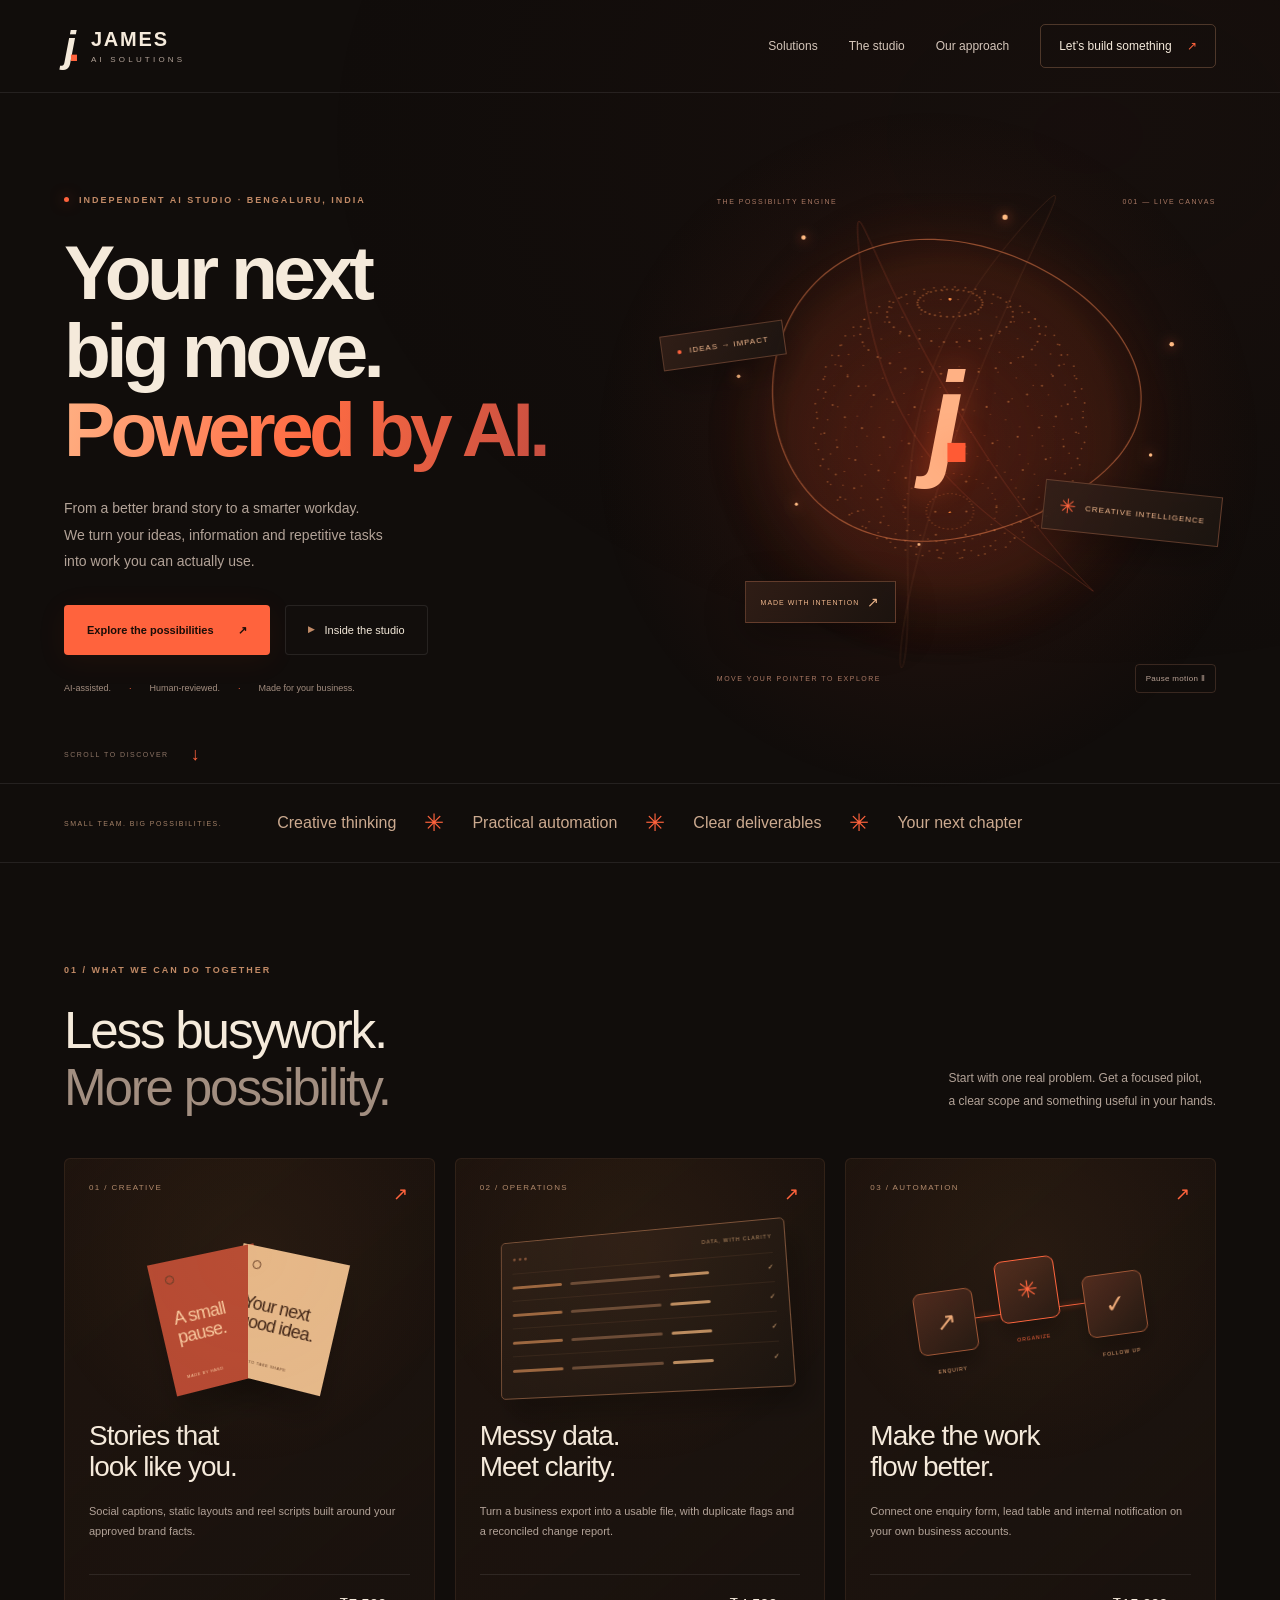
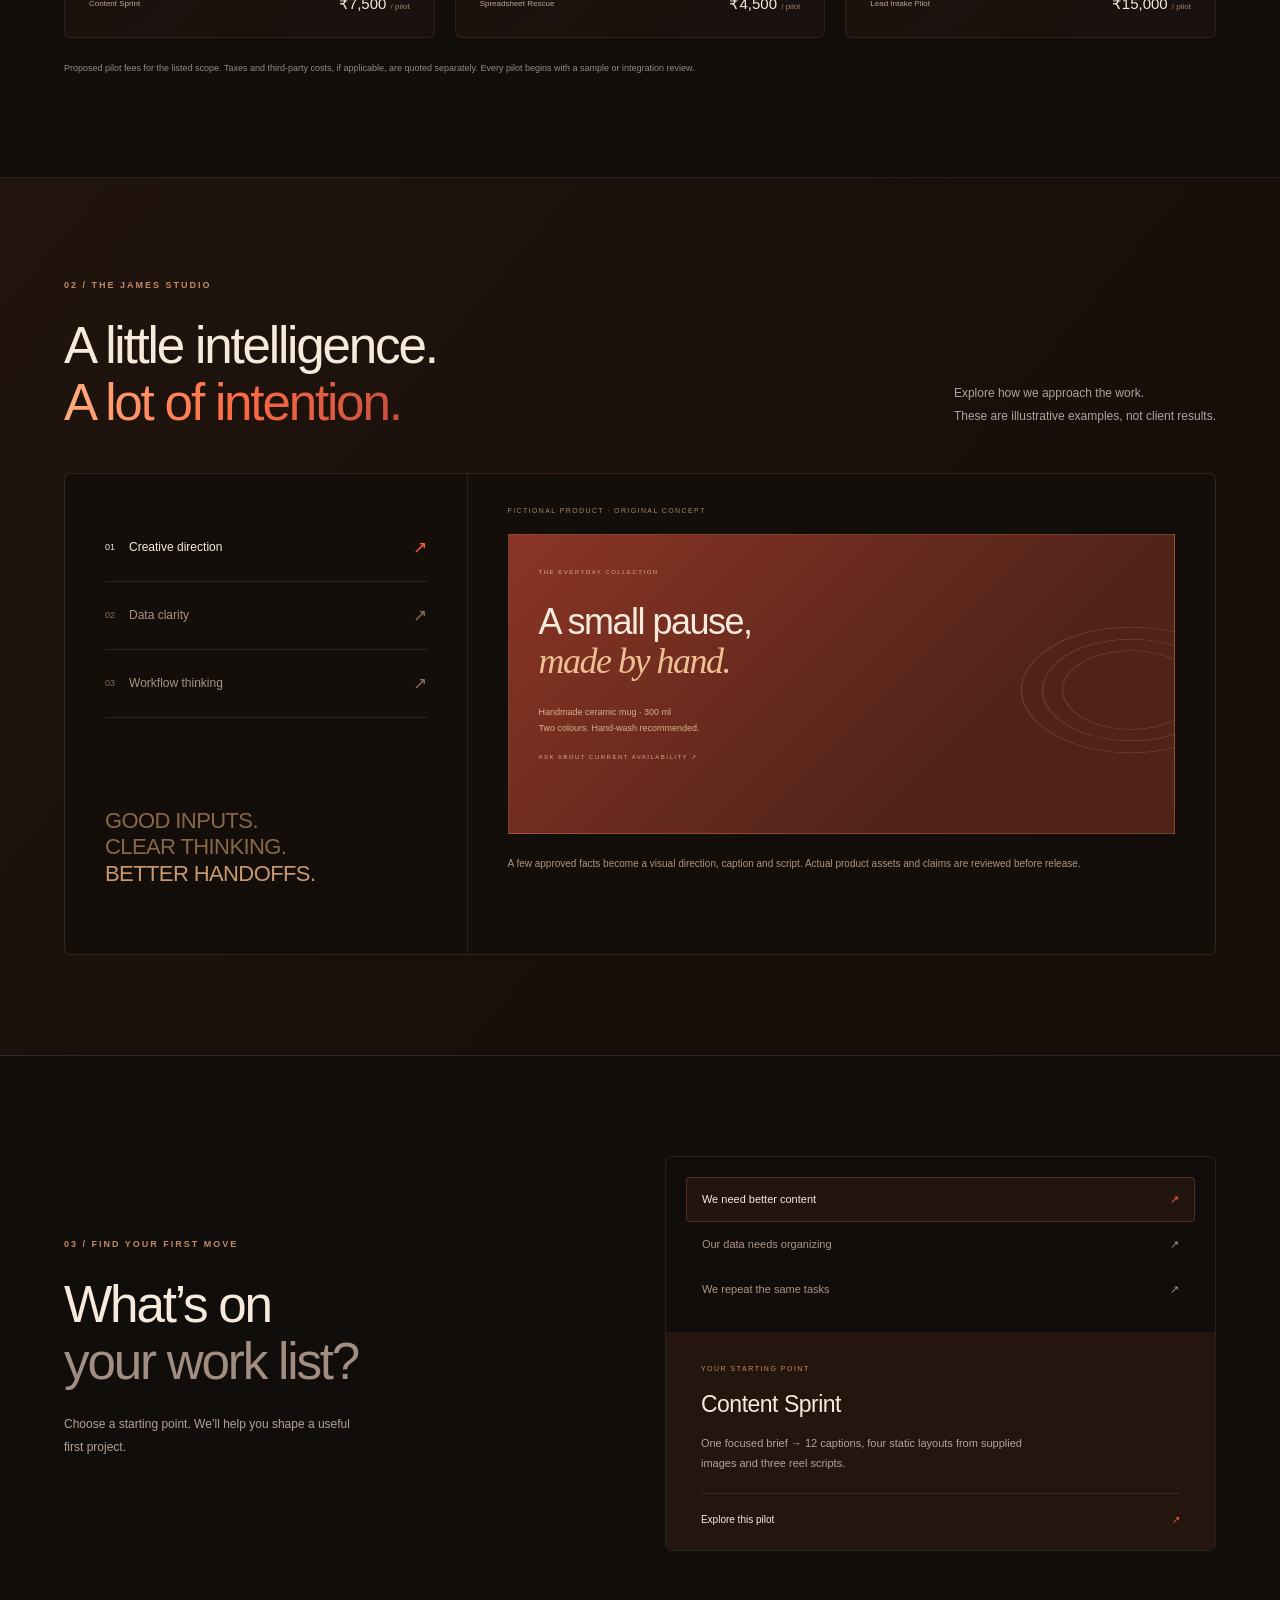
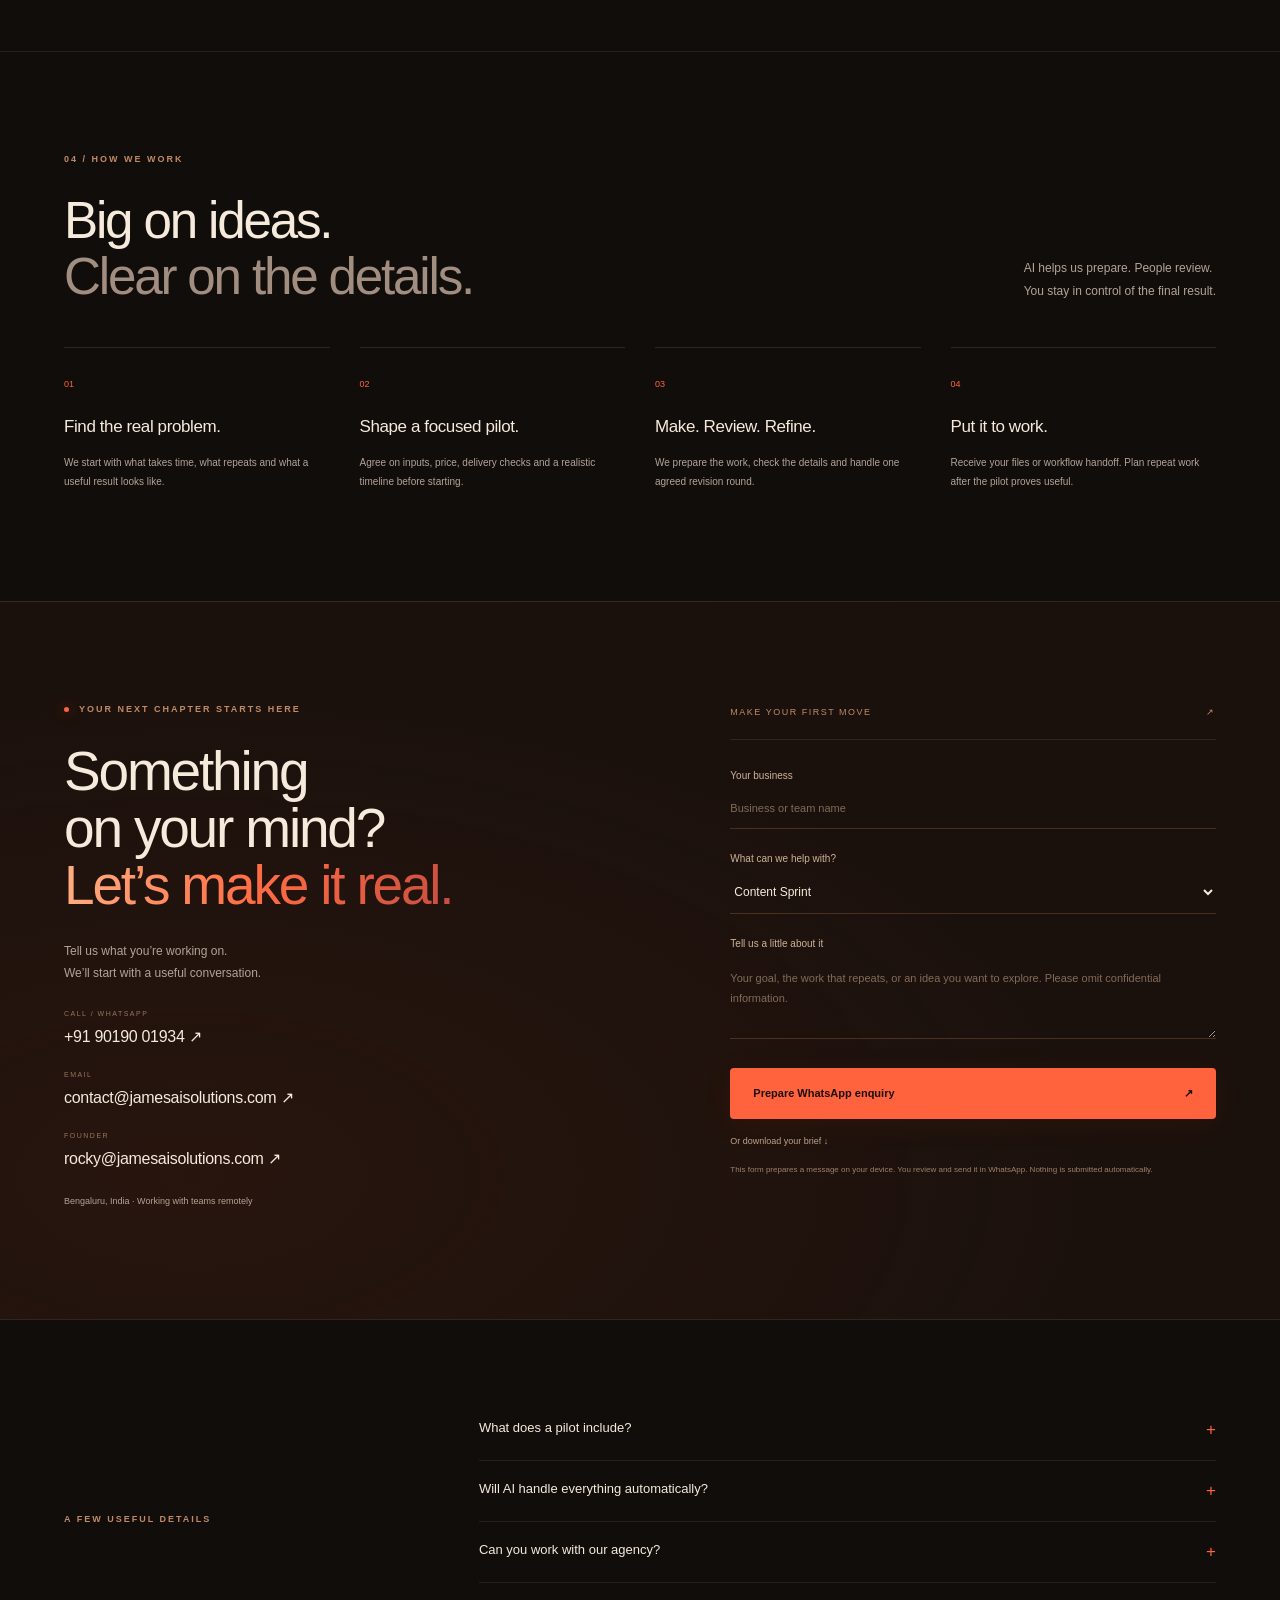
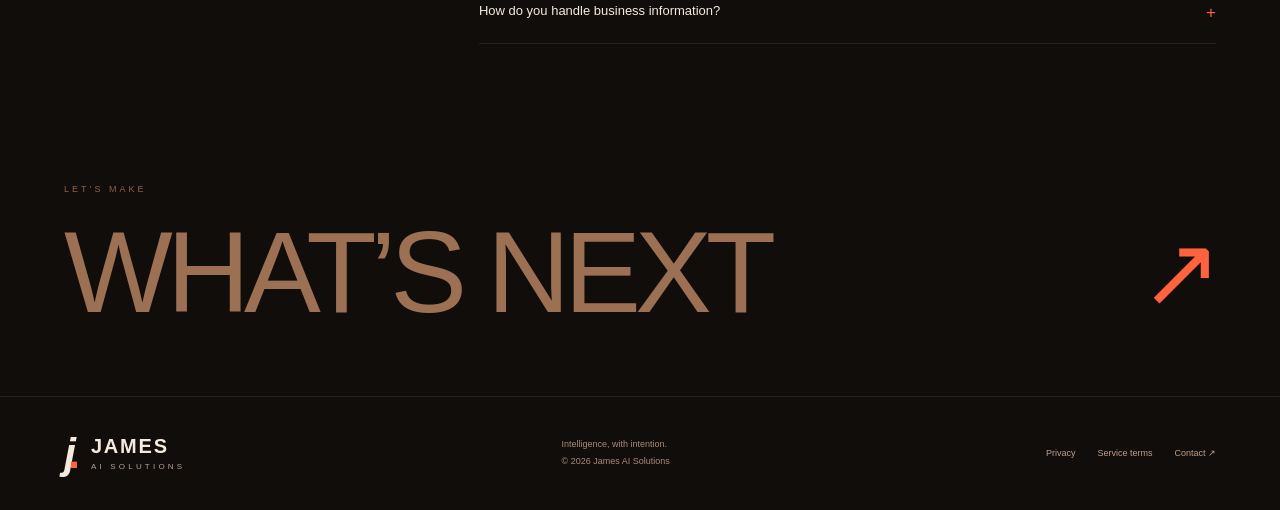
<file: site/index.html>
<!doctype html><html lang="en"><head><meta charset="utf-8"><meta name="viewport" content="width=device-width,initial-scale=1"><title>James AI Solutions | AI Creative Studio & Business Automation</title><meta name="description" content="James AI Solutions, Bengaluru. AI-assisted content, clean business data and practical workflow automation. Start with a clear scope and a reviewed pilot."><meta name="google-site-verification" content="L9qBcT9hJaCcLFUGLz31NFt0dHIA7tTeZe_kbl9FIUk"><meta name="theme-color" content="#130d0b"><link rel="icon" href="favicon.svg" type="image/svg+xml"><link rel="stylesheet" href="style.css"><script src="app.js" defer></script></head>
<body><a class="skip-link" href="#main">Skip to content</a><div class="ambient" aria-hidden="true"></div><header class="site-header"><a class="brand" href="#" aria-label="James AI Solutions home"><span class="brand-symbol" aria-hidden="true">j<span>.</span></span><span>JAMES<small>AI SOLUTIONS</small></span></a><nav id="navigation" aria-label="Main navigation"><a href="#solutions">Solutions</a><a href="#studio">The studio</a><a href="#process">Our approach</a><a class="nav-cta" href="#brief">Let’s build something <span>↗</span></a></nav><button class="menu-toggle" aria-label="Open menu" aria-controls="navigation" aria-expanded="false">☰</button></header>
<main id="main"><section class="hero"><div class="hero-copy"><p class="eyebrow"><span class="status-dot"></span> INDEPENDENT AI STUDIO · BENGALURU, INDIA</p><h1>Your next<br>big move.<br><span class="gradient-text">Powered by AI.</span></h1><p class="hero-description">From a better brand story to a smarter workday.<br>We turn your ideas, information and repetitive tasks<br class="desktop"> into work you can actually use.</p><div class="hero-actions"><a class="button primary magnetic" href="#solutions">Explore the possibilities <span>↗</span></a><a class="button ghost" href="#studio"><span class="play-icon">▶</span> Inside the studio</a></div><div class="hero-proof"><span>AI-assisted.</span><span>Human-reviewed.</span><span>Made for your business.</span></div></div><div class="hero-art" aria-label="Interactive abstract orbital sculpture"><div class="art-label"><span>THE POSSIBILITY ENGINE</span><span>001 — LIVE CANVAS</span></div><canvas id="orbit" aria-hidden="true"></canvas><div class="core-mark" aria-hidden="true">j<span>.</span></div><div class="orbit-tag tag-one"><i></i> IDEAS → IMPACT</div><div class="orbit-tag tag-two"><span>✳</span> CREATIVE INTELLIGENCE</div><div class="orbit-tag tag-three">MADE WITH INTENTION <span>↗</span></div><div class="art-footer"><span>MOVE YOUR POINTER TO EXPLORE</span><button id="motion-toggle" aria-pressed="false">Pause motion Ⅱ</button></div></div><a class="scroll-cue" href="#solutions">SCROLL TO DISCOVER <span>↓</span></a></section>
<div class="manifesto-strip"><span>SMALL TEAM. BIG POSSIBILITIES.</span><p>Creative thinking <i>✳</i> Practical automation <i>✳</i> Clear deliverables <i>✳</i> Your next chapter</p></div>
<section id="solutions" class="section"><div class="section-intro reveal"><div><p class="eyebrow">01 / WHAT WE CAN DO TOGETHER</p><h2>Less busywork.<br><span class="dim">More possibility.</span></h2></div><p>Start with one real problem. Get a focused pilot,<br class="desktop"> a clear scope and something useful in your hands.</p></div><div class="solution-grid"><a href="content-sprint.html" class="solution-card reveal tilt"><div class="card-top"><span>01 / CREATIVE</span><span class="arrow">↗</span></div><div class="card-visual creative-visual" aria-hidden="true"><span class="mini-sheet s1"><i></i><b>A small<br>pause.</b><em>MADE BY HAND</em></span><span class="mini-sheet s2"><i></i><b>Your next<br>good idea.</b><em>READY TO TAKE SHAPE</em></span></div><h3>Stories that<br>look like you.</h3><p>Social captions, static layouts and reel scripts built around your approved brand facts.</p><div class="card-foot"><span>Content Sprint</span><strong>₹7,500 <small>/ pilot</small></strong></div></a><a href="spreadsheet-rescue.html" class="solution-card reveal tilt"><div class="card-top"><span>02 / OPERATIONS</span><span class="arrow">↗</span></div><div class="card-visual data-visual" aria-hidden="true"><div class="data-window"><div class="window-dots">● ● ● <span>DATA, WITH CLARITY</span></div><div class="data-row"><i></i><b></b><em></em><span>✓</span></div><div class="data-row"><i></i><b></b><em></em><span>✓</span></div><div class="data-row"><i></i><b></b><em></em><span>✓</span></div><div class="data-row"><i></i><b></b><em></em><span>✓</span></div></div></div><h3>Messy data.<br>Meet clarity.</h3><p>Turn a business export into a usable file, with duplicate flags and a reconciled change report.</p><div class="card-foot"><span>Spreadsheet Rescue</span><strong>₹4,500 <small>/ pilot</small></strong></div></a><a href="lead-intake.html" class="solution-card reveal tilt"><div class="card-top"><span>03 / AUTOMATION</span><span class="arrow">↗</span></div><div class="card-visual flow-visual" aria-hidden="true"><div class="flow-node n1">↗<small>ENQUIRY</small></div><div class="flow-line"></div><div class="flow-node n2">✳<small>ORGANIZE</small></div><div class="flow-line"></div><div class="flow-node n3">✓<small>FOLLOW UP</small></div></div><h3>Make the work<br>flow better.</h3><p>Connect one enquiry form, lead table and internal notification on your own business accounts.</p><div class="card-foot"><span>Lead Intake Pilot</span><strong>₹15,000 <small>/ pilot</small></strong></div></a></div><p class="scope-note">Proposed pilot fees for the listed scope. Taxes and third-party costs, if applicable, are quoted separately. Every pilot begins with a sample or integration review.</p></section>
<section id="studio" class="studio section"><div class="section-intro reveal"><div><p class="eyebrow">02 / THE JAMES STUDIO</p><h2>A little intelligence.<br><span class="gradient-text">A lot of intention.</span></h2></div><p>Explore how we approach the work.<br>These are illustrative examples, not client results.</p></div><div class="studio-workbench reveal"><div class="studio-controls" role="tablist" aria-label="Explore studio examples"><button role="tab" id="tab-creative" aria-controls="panel-creative" aria-selected="true" tabindex="0" data-tab="creative">01 <span>Creative direction</span><i>↗</i></button><button role="tab" id="tab-data" aria-controls="panel-data" aria-selected="false" tabindex="-1" data-tab="data">02 <span>Data clarity</span><i>↗</i></button><button role="tab" id="tab-workflow" aria-controls="panel-workflow" aria-selected="false" tabindex="-1" data-tab="workflow">03 <span>Workflow thinking</span><i>↗</i></button><p>GOOD INPUTS.<br>CLEAR THINKING.<br><span>BETTER HANDOFFS.</span></p></div><div class="studio-panels"><div class="studio-panel" id="panel-creative" role="tabpanel" aria-labelledby="tab-creative"><div class="sample-note">FICTIONAL PRODUCT · ORIGINAL CONCEPT</div><div class="creative-poster"><span>THE EVERYDAY COLLECTION</span><h3>A small pause,<br><em>made by hand.</em></h3><div class="poster-orbit" aria-hidden="true"><i></i><b></b></div><p>Handmade ceramic mug · 300 ml<br>Two colours. Hand-wash recommended.</p><span>ASK ABOUT CURRENT AVAILABILITY ↗</span></div><p class="panel-caption">A few approved facts become a visual direction, caption and script. Actual product assets and claims are reviewed before release.</p></div><div class="studio-panel" id="panel-data" role="tabpanel" aria-labelledby="tab-data" hidden><div class="sample-note">SYNTHETIC DATA · ILLUSTRATIVE WORKFLOW</div><h3>Keep the original.<br>Make changes visible.</h3><div class="before-after"><div><small>BEFORE</small><p>“ bengaluru ”<br>“BENGALURU”<br>“Bengaluru”</p></div><span>→</span><div><small>AFTER NORMALIZATION</small><p>Bengaluru<br>Bengaluru<br>Bengaluru</p></div></div><div class="qa-row"><span>Original preserved</span><span>Rules agreed</span><span>Exceptions logged</span></div><p class="panel-caption">Matching text does not automatically mean matching records. Duplicate decisions and totals are checked against agreed rules.</p></div><div class="studio-panel" id="panel-workflow" role="tabpanel" aria-labelledby="tab-workflow" hidden><div class="sample-note">WORKFLOW CONCEPT · SCOPED BEFORE IMPLEMENTATION</div><h3>One enquiry.<br>A clearer next step.</h3><ol class="workflow-list"><li><span>01</span><div><b>Capture the brief</b><p>Collect only the agreed business fields.</p></div></li><li><span>02</span><div><b>Check and organize</b><p>Flag duplicates and make failures visible.</p></div></li><li><span>03</span><div><b>Notify the owner</b><p>Keep a person responsible for follow-up.</p></div></li></ol><p class="panel-caption">Your accounts, real-input checks and a documented handoff come before a workflow goes live.</p></div></div></div></section>
<section class="finder section"><div class="reveal"><p class="eyebrow">03 / FIND YOUR FIRST MOVE</p><h2>What’s on<br><span class="dim">your work list?</span></h2><p>Choose a starting point. We’ll help you shape a useful first project.</p></div><div class="finder-panel reveal"><div class="finder-options" role="group" aria-label="Choose a business need"><button class="selected" aria-pressed="true" data-need="content">We need better content <span>↗</span></button><button aria-pressed="false" data-need="data">Our data needs organizing <span>↗</span></button><button aria-pressed="false" data-need="automation">We repeat the same tasks <span>↗</span></button></div><div class="recommendation" aria-live="polite"><small>YOUR STARTING POINT</small><h3 id="recommend-title">Content Sprint</h3><p id="recommend-copy">One focused brief → 12 captions, four static layouts from supplied images and three reel scripts.</p><a id="recommend-link" href="content-sprint.html">Explore this pilot <span>↗</span></a></div></div></section>
<section id="process" class="process section"><div class="section-intro reveal"><div><p class="eyebrow">04 / HOW WE WORK</p><h2>Big on ideas.<br><span class="dim">Clear on the details.</span></h2></div><p>AI helps us prepare. People review.<br>You stay in control of the final result.</p></div><div class="process-grid"><article class="reveal"><span>01</span><h3>Find the real problem.</h3><p>We start with what takes time, what repeats and what a useful result looks like.</p></article><article class="reveal"><span>02</span><h3>Shape a focused pilot.</h3><p>Agree on inputs, price, delivery checks and a realistic timeline before starting.</p></article><article class="reveal"><span>03</span><h3>Make. Review. Refine.</h3><p>We prepare the work, check the details and handle one agreed revision round.</p></article><article class="reveal"><span>04</span><h3>Put it to work.</h3><p>Receive your files or workflow handoff. Plan repeat work after the pilot proves useful.</p></article></div></section>
<section id="brief" class="contact section"><div class="contact-copy reveal"><p class="eyebrow"><span class="status-dot"></span> YOUR NEXT CHAPTER STARTS HERE</p><h2>Something<br>on your mind?<br><span class="gradient-text">Let’s make it real.</span></h2><p>Tell us what you’re working on.<br>We’ll start with a useful conversation.</p><a class="contact-line" href="tel:+919019001934"><small>CALL / WHATSAPP</small><span>+91 90190 01934 ↗</span></a><a class="contact-line" href="mailto:contact@jamesaisolutions.com"><small>EMAIL</small><span class="public-email">contact@jamesaisolutions.com ↗</span></a><a class="contact-line founder-contact" href="mailto:rocky@jamesaisolutions.com"><small>FOUNDER</small><span>rocky@jamesaisolutions.com ↗</span></a><p class="location">Bengaluru, India · Working with teams remotely</p></div><form id="brief-form" class="reveal"><p class="form-title">MAKE YOUR FIRST MOVE <span>↗</span></p><label>Your business<input name="business" required maxlength="100" autocomplete="organization" placeholder="Business or team name"></label><label>What can we help with?<select name="service" id="service"><option>Content Sprint</option><option>Spreadsheet Rescue</option><option>Lead Intake Pilot</option><option>Agency partnership</option><option>Something else — let's discuss</option></select></label><label>Tell us a little about it<textarea name="problem" required rows="4" maxlength="1200" placeholder="Your goal, the work that repeats, or an idea you want to explore. Please omit confidential information."></textarea></label><button class="button primary" type="submit">Prepare WhatsApp enquiry <span>↗</span></button><button id="download" type="button" class="download-button">Or download your brief ↓</button><p class="form-note">This form prepares a message on your device. You review and send it in WhatsApp. Nothing is submitted automatically.</p><p id="form-status" role="status"></p></form></section>
<section class="faq section"><p class="eyebrow">A FEW USEFUL DETAILS</p><div><details><summary>What does a pilot include?<span>+</span></summary><p>A defined deliverable, agreed inputs and acceptance checks, plus one consolidated revision round. See each service page for its proposed fee and scope.</p></details><details><summary>Will AI handle everything automatically?<span>+</span></summary><p>AI assists with selected tasks. People review factual accuracy, quality and release decisions. Connected workflows are tested with real inputs before handoff.</p></details><details><summary>Can you work with our agency?<span>+</span></summary><p>Yes, we can discuss a scoped production trial using your approved brief and assets. Ongoing capacity and turnaround are agreed after a successful trial.</p></details><details><summary>How do you handle business information?<span>+</span></summary><p>Start with a non-confidential sample. We agree on access, any external AI providers and retention before you share project files.</p></details></div></section>
<section class="closing"><span>LET’S MAKE</span><strong>WHAT’S NEXT<span>↗</span></strong></section></main><footer><a class="brand" href="#"><span class="brand-symbol">j<span>.</span></span><span>JAMES<small>AI SOLUTIONS</small></span></a><p>Intelligence, with intention.<br>© 2026 James AI Solutions</p><div><a href="privacy.html">Privacy</a><a href="terms.html">Service terms</a><a href="#brief">Contact ↗</a></div></footer></body></html>
</file>
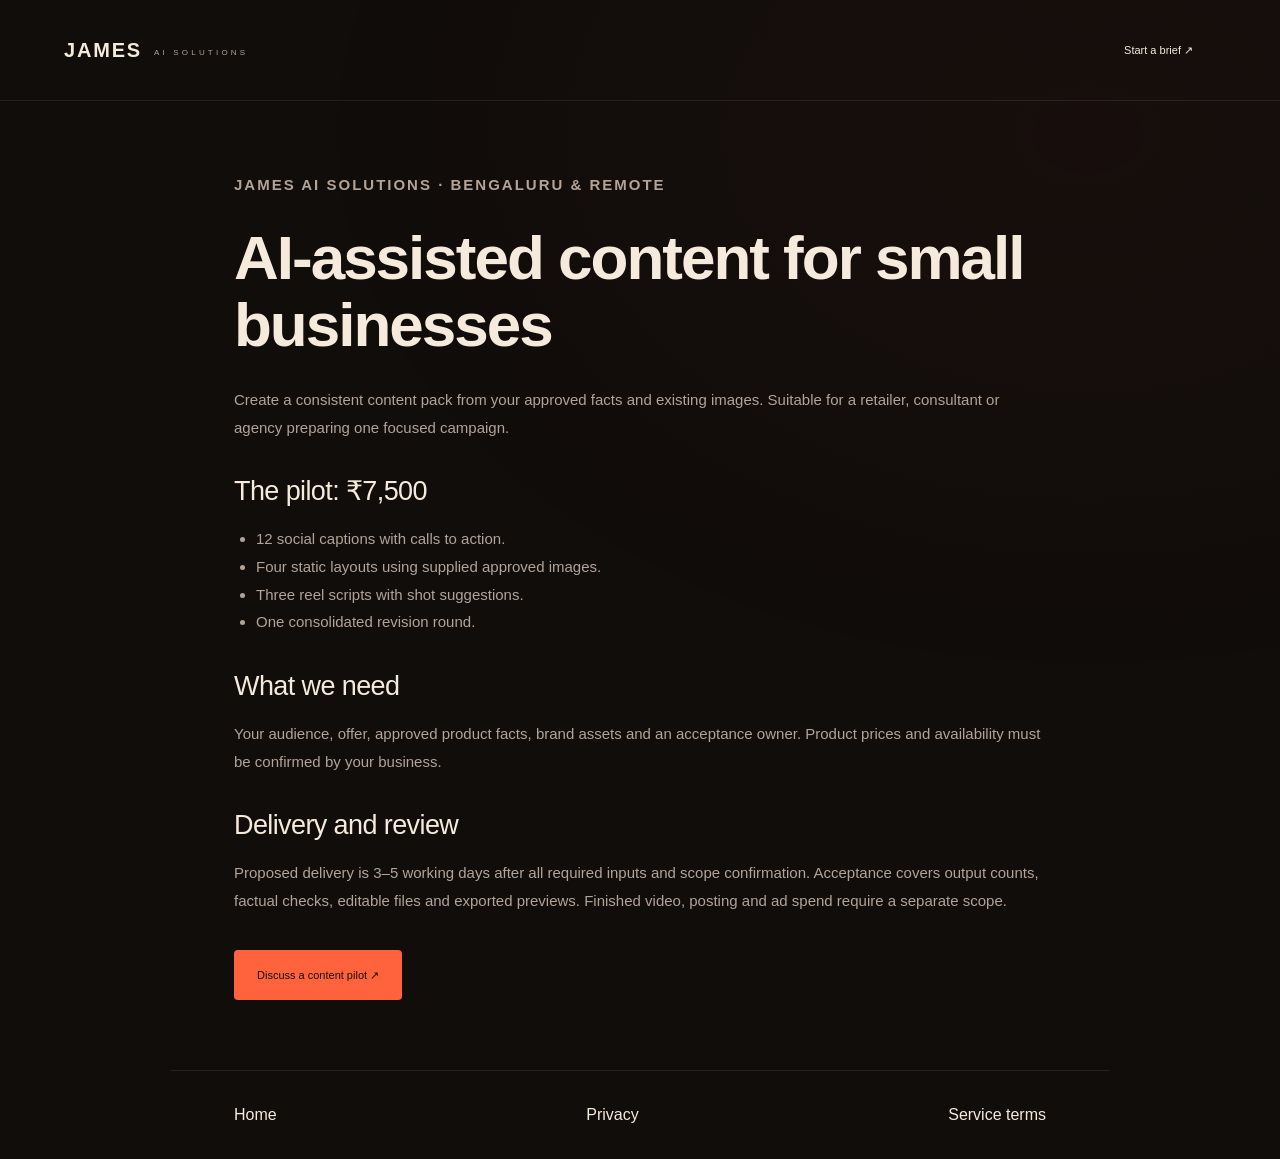
<file: site/content-sprint.html>
<!doctype html><html lang="en"><head><meta charset="utf-8"><meta name="viewport" content="width=device-width,initial-scale=1"><title>AI-assisted content for small businesses | James AI Solutions</title><meta name="description" content="A scoped content pilot: 12 captions, four static layouts and three reel scripts using approved business facts and supplied assets."><link rel="icon" href="favicon.svg" type="image/svg+xml"><link rel="stylesheet" href="style.css"></head><body><a class="skip-link" href="#main">Skip to content</a><header><a class="brand" href="index.html">JAMES<small>AI SOLUTIONS</small></a><a class="button" href="index.html#brief">Start a brief ↗</a></header><main id="main" class="document"><section><p class="eyebrow">JAMES AI SOLUTIONS · BENGALURU & REMOTE</p><h1>AI-assisted content for small businesses</h1><p>Create a consistent content pack from your approved facts and existing images. Suitable for a retailer, consultant or agency preparing one focused campaign.</p><h2>The pilot: ₹7,500</h2><ul><li>12 social captions with calls to action.</li><li>Four static layouts using supplied approved images.</li><li>Three reel scripts with shot suggestions.</li><li>One consolidated revision round.</li></ul><h2>What we need</h2><p>Your audience, offer, approved product facts, brand assets and an acceptance owner. Product prices and availability must be confirmed by your business.</p><h2>Delivery and review</h2><p>Proposed delivery is 3–5 working days after all required inputs and scope confirmation. Acceptance covers output counts, factual checks, editable files and exported previews. Finished video, posting and ad spend require a separate scope.</p><a class="button" href="index.html#brief">Discuss a content pilot ↗</a></section></main><footer><a href="index.html">Home</a><a href="privacy.html">Privacy</a><a href="terms.html">Service terms</a></footer></body></html>
</file>
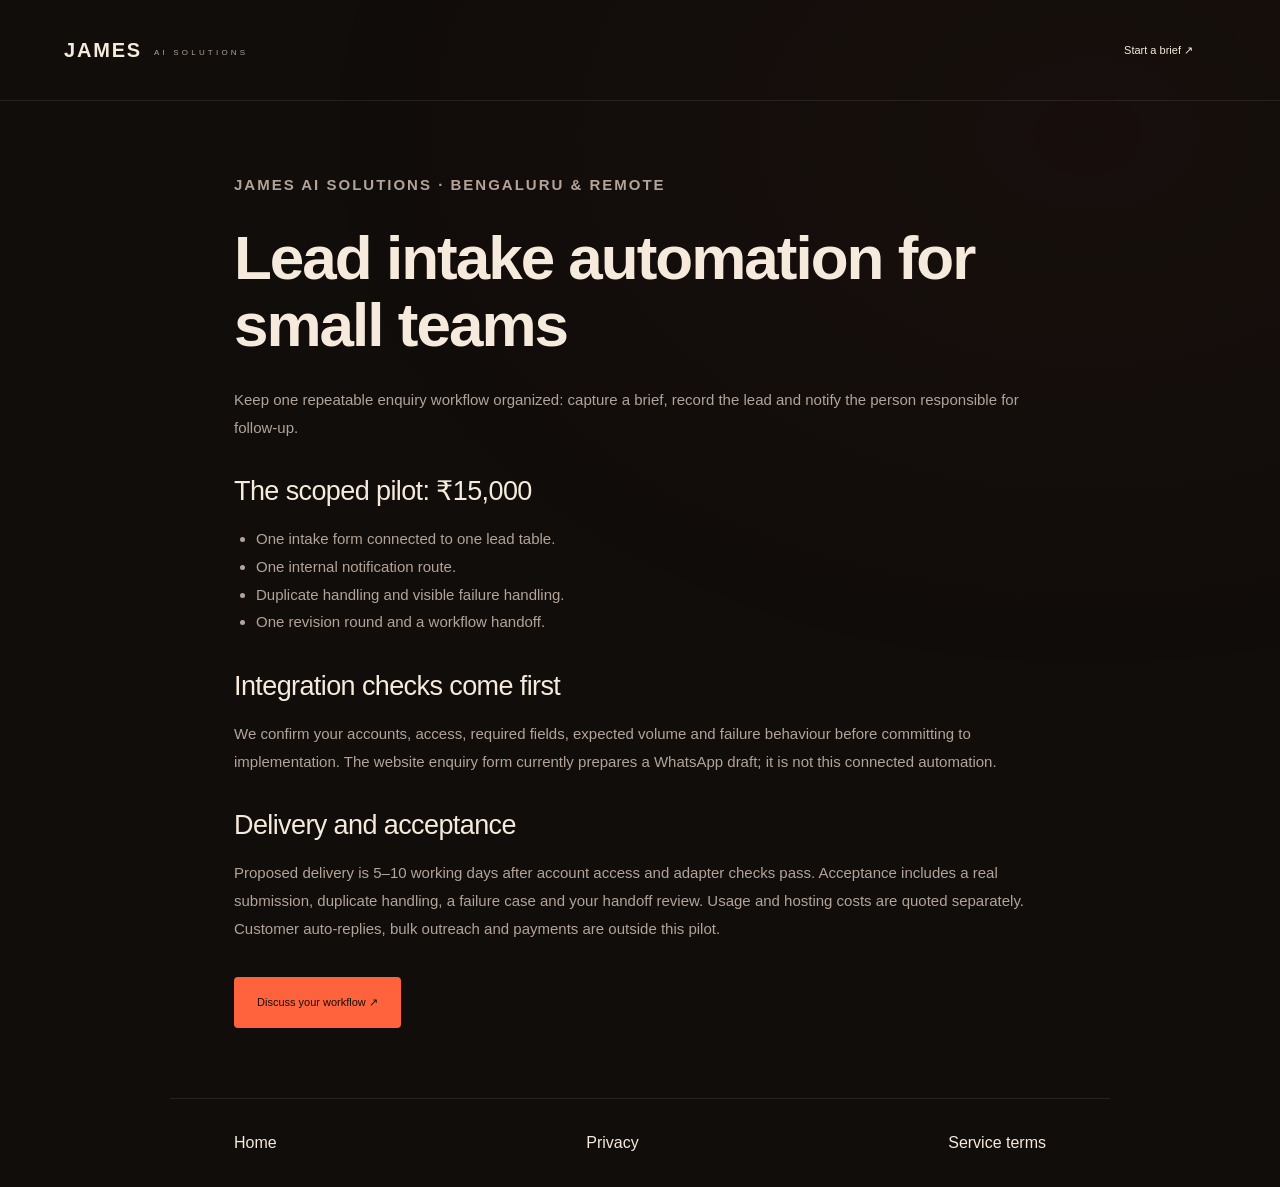
<file: site/lead-intake.html>
<!doctype html><html lang="en"><head><meta charset="utf-8"><meta name="viewport" content="width=device-width,initial-scale=1"><title>Lead intake automation for small teams | James AI Solutions</title><meta name="description" content="Scope one enquiry form, lead table and internal notification with duplicate checks and failure handling on your own business accounts."><link rel="icon" href="favicon.svg" type="image/svg+xml"><link rel="stylesheet" href="style.css"></head><body><a class="skip-link" href="#main">Skip to content</a><header><a class="brand" href="index.html">JAMES<small>AI SOLUTIONS</small></a><a class="button" href="index.html#brief">Start a brief ↗</a></header><main id="main" class="document"><section><p class="eyebrow">JAMES AI SOLUTIONS · BENGALURU & REMOTE</p><h1>Lead intake automation for small teams</h1><p>Keep one repeatable enquiry workflow organized: capture a brief, record the lead and notify the person responsible for follow-up.</p><h2>The scoped pilot: ₹15,000</h2><ul><li>One intake form connected to one lead table.</li><li>One internal notification route.</li><li>Duplicate handling and visible failure handling.</li><li>One revision round and a workflow handoff.</li></ul><h2>Integration checks come first</h2><p>We confirm your accounts, access, required fields, expected volume and failure behaviour before committing to implementation. The website enquiry form currently prepares a WhatsApp draft; it is not this connected automation.</p><h2>Delivery and acceptance</h2><p>Proposed delivery is 5–10 working days after account access and adapter checks pass. Acceptance includes a real submission, duplicate handling, a failure case and your handoff review. Usage and hosting costs are quoted separately. Customer auto-replies, bulk outreach and payments are outside this pilot.</p><a class="button" href="index.html#brief">Discuss your workflow ↗</a></section></main><footer><a href="index.html">Home</a><a href="privacy.html">Privacy</a><a href="terms.html">Service terms</a></footer></body></html>
</file>
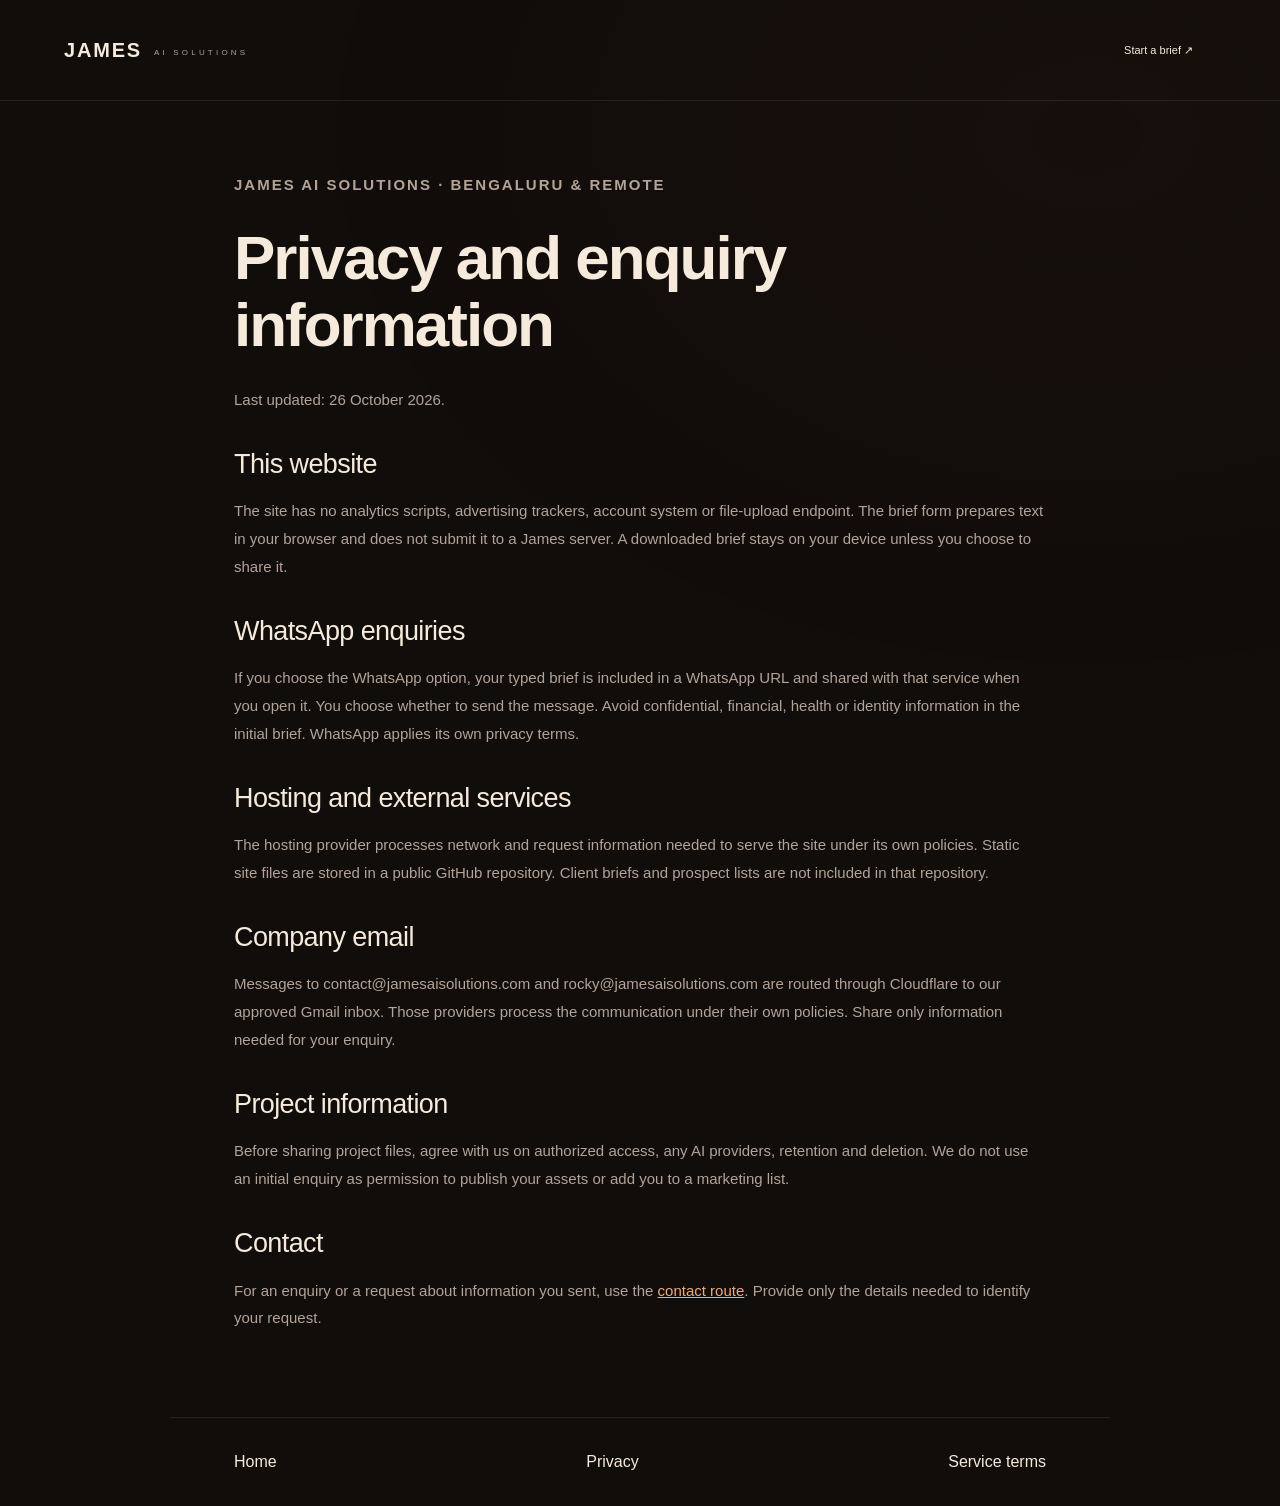
<file: site/privacy.html>
<!doctype html><html lang="en"><head><meta charset="utf-8"><meta name="viewport" content="width=device-width,initial-scale=1"><title>Privacy and enquiry information | James AI Solutions</title><meta name="description" content="How this static James AI Solutions website handles enquiry drafts, hosting information and third-party WhatsApp links."><link rel="icon" href="favicon.svg" type="image/svg+xml"><link rel="stylesheet" href="style.css"></head><body><a class="skip-link" href="#main">Skip to content</a><header><a class="brand" href="index.html">JAMES<small>AI SOLUTIONS</small></a><a class="button" href="index.html#brief">Start a brief ↗</a></header><main id="main" class="document"><section><p class="eyebrow">JAMES AI SOLUTIONS · BENGALURU & REMOTE</p><h1>Privacy and enquiry information</h1><p>Last updated: 26 October 2026.</p><h2>This website</h2><p>The site has no analytics scripts, advertising trackers, account system or file-upload endpoint. The brief form prepares text in your browser and does not submit it to a James server. A downloaded brief stays on your device unless you choose to share it.</p><h2>WhatsApp enquiries</h2><p>If you choose the WhatsApp option, your typed brief is included in a WhatsApp URL and shared with that service when you open it. You choose whether to send the message. Avoid confidential, financial, health or identity information in the initial brief. WhatsApp applies its own privacy terms.</p><h2>Hosting and external services</h2><p>The hosting provider processes network and request information needed to serve the site under its own policies. Static site files are stored in a public GitHub repository. Client briefs and prospect lists are not included in that repository.</p><h2>Company email</h2><p>Messages to contact@jamesaisolutions.com and rocky@jamesaisolutions.com are routed through Cloudflare to our approved Gmail inbox. Those providers process the communication under their own policies. Share only information needed for your enquiry.</p><h2>Project information</h2><p>Before sharing project files, agree with us on authorized access, any AI providers, retention and deletion. We do not use an initial enquiry as permission to publish your assets or add you to a marketing list.</p><h2>Contact</h2><p>For an enquiry or a request about information you sent, use the <a href="index.html#brief">contact route</a>. Provide only the details needed to identify your request.</p></section></main><footer><a href="index.html">Home</a><a href="privacy.html">Privacy</a><a href="terms.html">Service terms</a></footer></body></html>
</file>
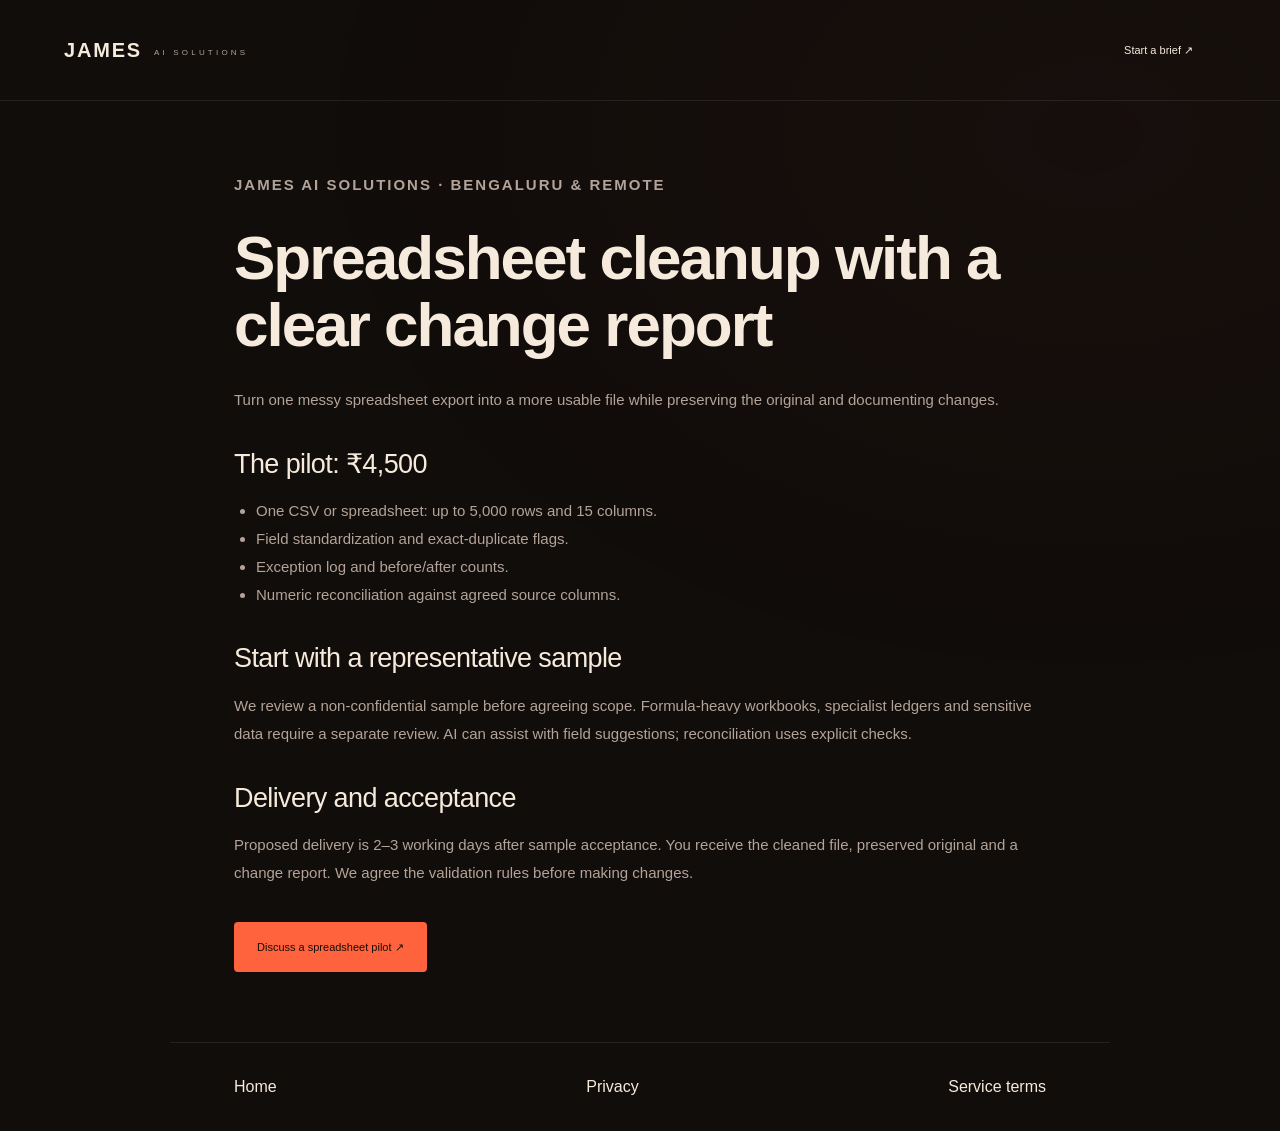
<file: site/spreadsheet-rescue.html>
<!doctype html><html lang="en"><head><meta charset="utf-8"><meta name="viewport" content="width=device-width,initial-scale=1"><title>Spreadsheet cleanup with a clear change report | James AI Solutions</title><meta name="description" content="Clean a business spreadsheet, flag duplicates and reconcile changes. A scoped pilot from James AI Solutions in Bengaluru."><link rel="icon" href="favicon.svg" type="image/svg+xml"><link rel="stylesheet" href="style.css"></head><body><a class="skip-link" href="#main">Skip to content</a><header><a class="brand" href="index.html">JAMES<small>AI SOLUTIONS</small></a><a class="button" href="index.html#brief">Start a brief ↗</a></header><main id="main" class="document"><section><p class="eyebrow">JAMES AI SOLUTIONS · BENGALURU & REMOTE</p><h1>Spreadsheet cleanup with a clear change report</h1><p>Turn one messy spreadsheet export into a more usable file while preserving the original and documenting changes.</p><h2>The pilot: ₹4,500</h2><ul><li>One CSV or spreadsheet: up to 5,000 rows and 15 columns.</li><li>Field standardization and exact-duplicate flags.</li><li>Exception log and before/after counts.</li><li>Numeric reconciliation against agreed source columns.</li></ul><h2>Start with a representative sample</h2><p>We review a non-confidential sample before agreeing scope. Formula-heavy workbooks, specialist ledgers and sensitive data require a separate review. AI can assist with field suggestions; reconciliation uses explicit checks.</p><h2>Delivery and acceptance</h2><p>Proposed delivery is 2–3 working days after sample acceptance. You receive the cleaned file, preserved original and a change report. We agree the validation rules before making changes.</p><a class="button" href="index.html#brief">Discuss a spreadsheet pilot ↗</a></section></main><footer><a href="index.html">Home</a><a href="privacy.html">Privacy</a><a href="terms.html">Service terms</a></footer></body></html>
</file>
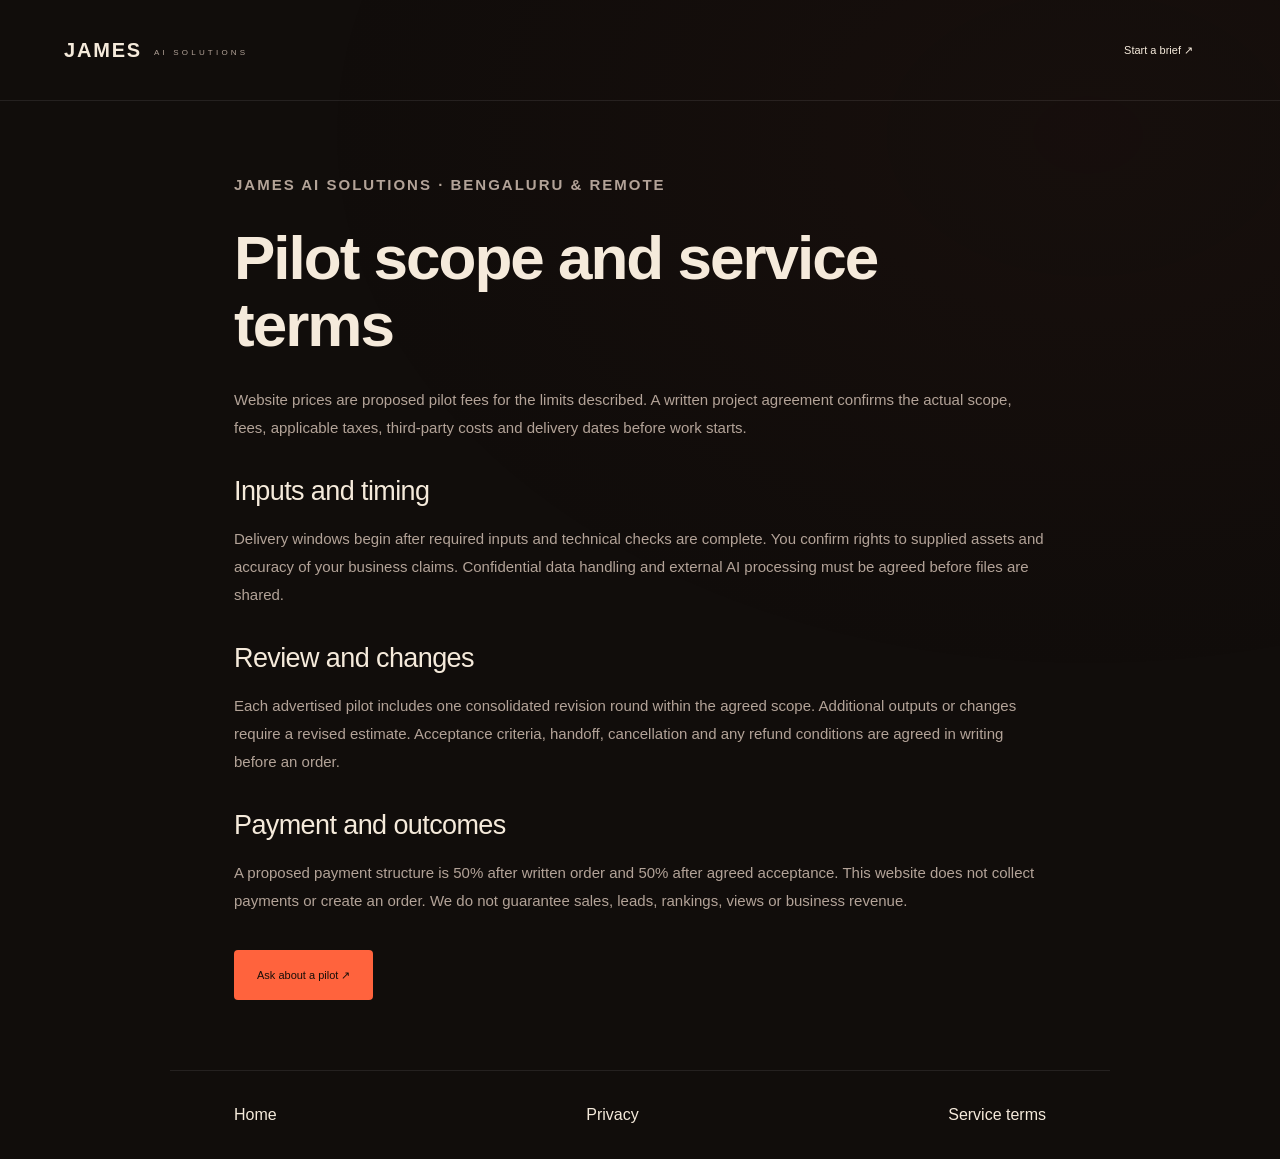
<file: site/terms.html>
<!doctype html><html lang="en"><head><meta charset="utf-8"><meta name="viewport" content="width=device-width,initial-scale=1"><title>Pilot scope and service terms | James AI Solutions</title><meta name="description" content="Proposed pilot terms covering scope, inputs, review, third-party costs and acceptance for James AI Solutions services."><link rel="icon" href="favicon.svg" type="image/svg+xml"><link rel="stylesheet" href="style.css"></head><body><a class="skip-link" href="#main">Skip to content</a><header><a class="brand" href="index.html">JAMES<small>AI SOLUTIONS</small></a><a class="button" href="index.html#brief">Start a brief ↗</a></header><main id="main" class="document"><section><p class="eyebrow">JAMES AI SOLUTIONS · BENGALURU & REMOTE</p><h1>Pilot scope and service terms</h1><p>Website prices are proposed pilot fees for the limits described. A written project agreement confirms the actual scope, fees, applicable taxes, third-party costs and delivery dates before work starts.</p><h2>Inputs and timing</h2><p>Delivery windows begin after required inputs and technical checks are complete. You confirm rights to supplied assets and accuracy of your business claims. Confidential data handling and external AI processing must be agreed before files are shared.</p><h2>Review and changes</h2><p>Each advertised pilot includes one consolidated revision round within the agreed scope. Additional outputs or changes require a revised estimate. Acceptance criteria, handoff, cancellation and any refund conditions are agreed in writing before an order.</p><h2>Payment and outcomes</h2><p>A proposed payment structure is 50% after written order and 50% after agreed acceptance. This website does not collect payments or create an order. We do not guarantee sales, leads, rankings, views or business revenue.</p><a class="button" href="index.html#brief">Ask about a pilot ↗</a></section></main><footer><a href="index.html">Home</a><a href="privacy.html">Privacy</a><a href="terms.html">Service terms</a></footer></body></html>
</file>
<file: site/style.css>
:root{--bg:#110d0b;--panel:#1a120f;--cream:#f5eadb;--muted:#b3a398;--line:#ffffff16;--ember:#ff633d;--copper:#c18a66;--red:#9b3028;--ease:cubic-bezier(.2,.65,.3,1)}*{box-sizing:border-box}html{scroll-behavior:smooth;scroll-padding-top:90px}body{margin:0;background:var(--bg);color:var(--cream);font-family:Arial,Helvetica,sans-serif;-webkit-font-smoothing:antialiased}body:before{content:'';position:fixed;inset:0;pointer-events:none;background:radial-gradient(ellipse at 85% 15%,#5b241b15,transparent 50%);z-index:-1}a{color:inherit;text-decoration:none}button,input,textarea,select{font:inherit}button,a,input,textarea,select{-webkit-tap-highlight-color:transparent}button{cursor:pointer}button:disabled{cursor:wait}button:focus-visible,a:focus-visible,input:focus-visible,textarea:focus-visible,select:focus-visible,summary:focus-visible{outline:2px solid var(--ember);outline-offset:5px}::selection{background:#ff633d;color:#110d0b}.skip-link{position:absolute;top:-100px;left:15px;z-index:100;background:var(--cream);color:var(--bg);padding:15px}.skip-link:focus{top:15px}.ambient{position:absolute;top:90px;right:0;width:55vw;height:720px;max-width:900px;background:radial-gradient(ellipse at center,#9d362229,transparent 67%);pointer-events:none;overflow:hidden}.site-header{max-width:1440px;margin:auto;padding:24px 5%;display:flex;align-items:center;justify-content:space-between;border-bottom:1px solid var(--line);position:relative;z-index:20}.brand{display:flex;align-items:center;gap:12px;font-size:20px;font-weight:800;letter-spacing:1.8px;line-height:1.1}.brand small{display:block;font-size:8px;font-weight:400;letter-spacing:3.2px;margin-top:6px;color:var(--muted)}.brand-symbol{font-size:43px;font-weight:900;letter-spacing:-8px;line-height:1;margin-right:7px;font-style:italic}.brand-symbol>span{color:var(--ember);font-style:normal}.site-header nav{display:flex;align-items:center;gap:31px;font-size:12px;color:#d5c6ba}.site-header nav a:not(.nav-cta):hover{color:var(--ember)}.nav-cta{border:1px solid #c18a6655;border-radius:5px;padding:14px 18px;color:var(--cream)}.nav-cta span{color:var(--ember);margin-left:12px}.menu-toggle{display:none;color:var(--cream);background:none;border:1px solid var(--line);border-radius:5px;padding:10px}main,footer{max-width:1440px;margin:auto}.hero{padding:82px 5% 72px;display:grid;grid-template-columns:1.05fr 1fr;gap:15px;min-height:690px;position:relative;align-items:center}.eyebrow{font-size:9px;font-weight:600;letter-spacing:2px;display:flex;align-items:center;gap:10px;margin:0 0 26px;color:var(--copper);line-height:1.6}.status-dot{display:inline-block;width:5px;height:5px;border-radius:50%;background:var(--ember);box-shadow:0 0 14px #ff633d80;flex-shrink:0}h1,h2,h3,p{margin-top:0}h1{font-size:clamp(54px,6vw,86px);line-height:1.02;font-weight:600;letter-spacing:-4.7px;margin-bottom:27px}.gradient-text{background:linear-gradient(105deg,#ffb083,#ff6c43 50%,#c74e40);-webkit-background-clip:text;background-clip:text;color:transparent}.dim{color:#a28e80}.hero-description{font-size:14px;line-height:1.9;color:var(--muted);margin-bottom:30px}.hero-actions{display:flex;gap:15px;align-items:center}.button{display:inline-flex;justify-content:center;align-items:center;gap:24px;padding:17px 22px;border:1px solid transparent;border-radius:4px;font-size:11px;line-height:1.3;transition:transform .25s var(--ease),background .25s;white-space:normal}.button:hover{transform:translateY(-3px)}.primary{background:var(--ember);color:#1b0d08;font-weight:700;box-shadow:0 5px 30px #c6371915}.primary:hover{background:#ff8b60}.ghost{border-color:var(--line);background:#ffffff02;color:var(--cream);gap:10px}.play-icon{font-size:9px;color:var(--copper)}.hero-proof{display:flex;gap:18px;margin-top:28px;font-size:9px;color:#a38e80}.hero-proof span:not(:last-child):after{content:'·';margin-left:18px;color:var(--ember)}.hero-art{height:500px;position:relative;isolation:isolate;perspective:900px;transform-style:preserve-3d}.hero-art:before{content:'';position:absolute;inset:12%;background:radial-gradient(ellipse,#d43b2233,transparent 65%);filter:blur(35px);z-index:-1}.art-label,.art-footer{position:absolute;left:10%;right:0;display:flex;justify-content:space-between;font-size:7px;color:#aa7964;letter-spacing:1.5px}.art-label{top:5px}.art-footer{bottom:0;align-items:center}.art-footer button{font-size:8px;color:#b8a194;background:transparent;border:1px solid #a7755c44;border-radius:4px;padding:9px 10px;letter-spacing:.3px}#orbit{position:absolute;width:100%;height:100%;inset:0}.core-mark{position:absolute;left:50%;top:45%;transform:translate(-50%,-50%);font-size:128px;line-height:1;font-style:italic;font-weight:900;letter-spacing:-25px;color:#ffb184;text-shadow:0 0 30px #ff5b2e66;pointer-events:none}.core-mark span{color:#ff5a34;font-style:normal}.orbit-tag{position:absolute;display:flex;align-items:center;gap:8px;padding:12px 15px;border:1px solid #c0765260;background:linear-gradient(120deg,#321e17eb,#1b1410e8);backdrop-filter:blur(10px);box-shadow:0 12px 40px #0005;color:#efb78c;font-size:8px;letter-spacing:1px;animation:float 7s ease-in-out infinite}.tag-one{left:0;top:27%;transform:rotate(-8deg)}.tag-one i{width:4px;height:4px;background:var(--ember);border-radius:50%}.tag-two{right:-1%;top:59%;animation-delay:-3s;transform:rotate(6deg)}.tag-two span{font-size:20px;color:var(--ember)}.tag-three{left:15%;bottom:14%;font-size:7px;animation-delay:-5s}.tag-three span{font-size:14px}.scroll-cue{position:absolute;bottom:18px;left:5%;font-size:7px;letter-spacing:1.5px;color:#8e7566;display:flex;gap:22px;align-items:center}.scroll-cue span{color:var(--ember);font-size:18px}.manifesto-strip{border-block:1px solid var(--line);padding:25px 5%;display:flex;align-items:center;gap:55px;overflow:hidden}.manifesto-strip>span{font-size:7px;letter-spacing:1.5px;color:#a48168;white-space:nowrap}.manifesto-strip p{font-size:16px;color:#ccaa90;margin:0;display:flex;align-items:center;gap:28px;white-space:nowrap}.manifesto-strip i{font-style:normal;color:var(--ember);font-size:24px}.section{padding:100px 5%;scroll-margin-top:20px}.section-intro{display:flex;justify-content:space-between;align-items:flex-end;gap:40px;margin-bottom:42px}h2{font-size:clamp(35px,4vw,56px);line-height:1.1;letter-spacing:-2.2px;font-weight:500;margin-bottom:0}.section-intro>p{max-width:360px;font-size:12px;line-height:1.9;color:var(--muted);margin-bottom:3px}.solution-grid{display:grid;grid-template-columns:repeat(3,1fr);gap:20px}.solution-card{background:linear-gradient(140deg,#251810b0,#19120e);border:1px solid #a5765326;border-radius:6px;padding:24px;position:relative;overflow:hidden;transform-style:preserve-3d;transition:transform .25s,border-color .25s,box-shadow .25s;will-change:auto}.solution-card:hover{border-color:#d1895a88;box-shadow:0 20px 70px #0003}.solution-card:after{content:'';position:absolute;inset:0;pointer-events:none;background:radial-gradient(circle at var(--mx,50%) var(--my,20%),#ff9a4a0e,transparent 50%)}.card-top{display:flex;justify-content:space-between;color:#b18a6d;font-size:8px;letter-spacing:1.4px}.arrow{color:var(--ember);font-size:18px}.card-visual{height:183px;position:relative;margin:14px 0 18px;perspective:700px;display:flex;align-items:center;justify-content:center}.creative-visual{transform-style:preserve-3d}.mini-sheet{width:110px;height:132px;background:#e5b98b;position:absolute;padding:14px;box-shadow:0 20px 30px #0004;display:flex;flex-direction:column}.mini-sheet b{font-weight:500;font-size:18px;line-height:1.05;letter-spacing:-.8px;margin-top:25px;color:#3a2115}.mini-sheet em{font-style:normal;font-size:4px;letter-spacing:.6px;color:#5f3924;margin-top:auto}.mini-sheet i{width:9px;height:9px;border-radius:50%;border:1px solid #5f3924}.s1{transform:rotate(-13deg) translateX(-34px) rotateY(12deg);background:#b54933}.s1 b,.s1 em{color:#f9cba1}.s2{transform:rotate(13deg) translateX(33px) rotateY(-12deg)}.data-window{width:92%;border:1px solid #785038;background:linear-gradient(140deg,#2a1d15,#1c1510);padding:14px 12px;transform:rotateY(-12deg) rotateX(9deg) rotate(-4deg);box-shadow:12px 18px 25px #0004;border-radius:5px}.window-dots{color:#7f5037;font-size:7px;padding-bottom:12px}.window-dots>span{float:right;font-size:5px;letter-spacing:1px;color:#bf956b}.data-row{display:flex;gap:9px;align-items:center;padding:10px 0;border-top:1px solid #72503933}.data-row i,.data-row b,.data-row em{height:3px;background:#9b6740;width:20%;border-radius:2px}.data-row b{width:35%;background:#684a36}.data-row em{width:15%;background:#ba8c60}.data-row>span{margin-left:auto;color:#dfad7b;font-size:7px}.flow-visual{gap:0;transform:rotateX(16deg) rotate(-8deg)}.flow-node{width:60px;height:65px;flex-shrink:0;background:linear-gradient(140deg,#4b281d,#211711);border:1px solid #9e5536;border-radius:8px;display:flex;align-items:center;justify-content:center;font-size:25px;color:#edaa79;position:relative;box-shadow:0 14px 20px #0004}.flow-node small{position:absolute;bottom:-22px;font-size:5px;letter-spacing:1px;white-space:nowrap}.flow-line{height:1px;width:25px;background:var(--ember);box-shadow:0 0 6px var(--ember)}.n2{transform:translateY(-22px);color:var(--ember);border-color:var(--ember)}.n3{transform:translateY(5px)}.solution-card h3{font-size:28px;font-weight:500;letter-spacing:-1px;line-height:1.12;margin-bottom:18px}.solution-card>p{font-size:11px;color:var(--muted);line-height:1.85;min-height:62px}.card-foot{display:flex;justify-content:space-between;align-items:center;border-top:1px solid var(--line);padding-top:20px;gap:10px}.card-foot>span{font-size:8px;color:#bda492}.card-foot strong{font-size:15px;font-weight:500;white-space:nowrap}.card-foot small{font-size:8px;color:#9a806d;font-weight:400}.scope-note{font-size:9px;line-height:1.9;color:#9c887a;margin:22px 0 0;max-width:870px}.studio{background:linear-gradient(130deg,#21140e,#170e0a 70%);border-block:1px solid var(--line)}.studio-workbench{display:grid;grid-template-columns:.7fr 1.3fr;border:1px solid #bc7c5433;border-radius:7px;background:#130e0a;overflow:hidden}.studio-controls{padding:40px;border-right:1px solid var(--line)}.studio-controls>button{background:none;border:0;border-bottom:1px solid var(--line);padding:23px 0;color:#8a6f5b;width:100%;display:flex;gap:14px;align-items:center;font-size:9px;text-align:left}.studio-controls>button span{font-size:12px;color:#a99380}.studio-controls>button i{font-style:normal;margin-left:auto;font-size:17px}.studio-controls>button[aria-selected=true],.studio-controls>button[aria-selected=true] span{color:var(--cream)}.studio-controls>button[aria-selected=true] i{color:var(--ember)}.studio-controls>p{font-size:22px;letter-spacing:-.6px;line-height:1.2;margin:90px 0 0;font-weight:500;color:#896847}.studio-controls>p span{color:#c99870}.studio-panels{padding:33px 40px;min-height:480px}.studio-panel[hidden]{display:none}.sample-note{font-size:7px;letter-spacing:1.4px;color:#a4876b;margin-bottom:20px}.creative-poster{padding:25px 30px;background:linear-gradient(135deg,#8b3525,#502319 70%);position:relative;overflow:hidden;min-height:300px;border:1px solid #df9b6640}.creative-poster>span{font-size:6px;letter-spacing:1.5px;color:#dbac85;position:relative;z-index:1}.creative-poster h3{font-size:36px;font-weight:500;letter-spacing:-1.5px;line-height:1.1;margin:24px 0 22px;position:relative;z-index:1}.creative-poster em{font-family:Georgia,serif;color:#efc092;font-weight:400}.creative-poster p{font-size:9px;line-height:1.8;color:#d9ae8d;position:relative;z-index:1}.poster-orbit{position:absolute;right:-10%;top:15%;width:220px;height:220px;border:1px solid #e3a87a45;border-radius:50%;transform:rotateX(55deg) rotate(-30deg)}.poster-orbit i,.poster-orbit b{position:absolute;inset:20px;border:1px solid #e3a87a45;border-radius:50%}.poster-orbit b{inset:40px}.panel-caption{font-size:10px;line-height:1.9;color:#ae9380;margin:20px 0 0}.studio-panel>h3{font-size:37px;font-weight:500;letter-spacing:-1.3px;line-height:1.1;margin:45px 0 25px}.before-after{display:flex;align-items:center;justify-content:space-between;padding:22px;background:#211810;border:1px solid #b17c5133;gap:15px}.before-after small{font-size:7px;color:var(--copper);letter-spacing:1px}.before-after p{font-size:14px;line-height:2;margin:12px 0 0}.before-after>span{color:var(--ember)}.qa-row{display:flex;justify-content:space-between;gap:10px;margin-top:22px;font-size:8px;color:var(--copper)}.qa-row span:before{content:'✓ ';color:var(--ember)}.workflow-list{list-style:none;padding:0}.workflow-list li{display:flex;gap:18px;border-bottom:1px solid var(--line);padding:18px 0}.workflow-list li>span{color:var(--ember);font-size:9px;padding-top:3px}.workflow-list b{font-size:13px;font-weight:400}.workflow-list p{font-size:10px;color:var(--muted);margin:8px 0 0}.finder{display:grid;grid-template-columns:1fr 1.1fr;gap:100px;align-items:center}.finder>div>p:not(.eyebrow){color:var(--muted);font-size:12px;line-height:1.9;margin-top:23px;max-width:300px}.finder-panel{border:1px solid var(--line);border-radius:6px;overflow:hidden}.finder-options{padding:20px}.finder-options button{display:flex;justify-content:space-between;gap:20px;width:100%;text-align:left;color:#ad9480;background:none;border:1px solid transparent;padding:15px;font-size:11px;border-radius:4px}.finder-options button.selected{border-color:#bf69474d;background:#552b1a44;color:var(--cream)}.finder-options button.selected span{color:var(--ember)}.recommendation{background:#24160f;padding:25px 35px}.recommendation small{font-size:7px;letter-spacing:1.5px;color:var(--copper)}.recommendation h3{font-size:23px;font-weight:500;letter-spacing:-.5px;margin:16px 0}.recommendation p{font-size:11px;line-height:1.8;color:var(--muted);max-width:350px}.recommendation a{font-size:10px;display:flex;justify-content:space-between;border-top:1px solid var(--line);padding-top:20px;margin-top:20px}.recommendation a span{color:var(--ember)}.process{border-top:1px solid var(--line)}.process-grid{display:grid;grid-template-columns:repeat(4,1fr);gap:30px}.process-grid article{border-top:1px solid #96674144;padding-top:25px}.process-grid article>span{font-size:9px;color:var(--ember)}.process-grid h3{font-size:17px;font-weight:500;letter-spacing:-.4px;margin:26px 0 16px}.process-grid p{font-size:10px;color:var(--muted);line-height:1.9}.contact{display:grid;grid-template-columns:1fr .9fr;gap:11%;background:radial-gradient(ellipse at 15% 80%,#7a2e1b22,transparent 60%),#1b110c;border-block:1px solid var(--line)}.contact h2{font-size:clamp(38px,4.3vw,61px);line-height:1.04}.contact-copy>p:not(.eyebrow){color:var(--muted);font-size:12px;line-height:1.9;margin-top:25px}.contact-line{display:block;margin-top:25px}.contact-line small{display:block;font-size:7px;letter-spacing:1.5px;color:#97745c;margin-bottom:10px}.contact-line>span{font-size:16px;letter-spacing:-.3px}.contact-line:hover>span{color:var(--ember)}.contact-copy .location{font-size:9px!important}.contact form{padding-top:5px}.form-title{font-size:9px;letter-spacing:1.5px;display:flex;justify-content:space-between;border-bottom:1px solid var(--line);padding-bottom:22px;margin-bottom:30px;color:var(--copper)}form label{display:block;font-size:10px;color:#ceb29b;margin-bottom:24px}input,select,textarea{display:block;width:100%;border:0;border-bottom:1px solid #85604466;color:var(--cream);padding:13px 0;background:transparent;font-size:12px;margin-top:7px;border-radius:0}textarea{resize:vertical}input::placeholder,textarea::placeholder{color:#826b58;font-size:11px;line-height:1.8}select option{background:#21150e;color:var(--cream)}form .primary{width:100%;justify-content:space-between;margin-top:5px}.download-button{font-size:9px;background:none;border:0;color:#bda28e;padding:17px 0}.form-note,#form-status{font-size:8px;line-height:1.8;color:#9d816a}.faq{display:grid;grid-template-columns:.65fr 1.35fr;gap:60px}.faq details{border-bottom:1px solid var(--line);padding:20px 0}.faq details:first-child{padding-top:0}.faq summary{list-style:none;font-size:13px;display:flex;justify-content:space-between;gap:20px;cursor:pointer}.faq summary::-webkit-details-marker{display:none}.faq summary span{color:var(--ember);font-size:17px}.faq details[open] summary span{transform:rotate(45deg)}.faq details p{font-size:11px;line-height:1.9;color:var(--muted);margin:18px 0 0;max-width:570px}.closing{padding:40px 5% 60px;overflow:hidden}.closing>span{font-size:9px;letter-spacing:3px;color:#8e6346;display:block;margin-bottom:15px}.closing>strong{display:flex;align-items:center;justify-content:space-between;font-size:clamp(50px,9vw,130px);font-weight:500;letter-spacing:-6px;white-space:nowrap;line-height:1.1;color:#9c7052}.closing>strong>span{color:var(--ember);font-size:.85em}footer{display:flex;justify-content:space-between;align-items:center;padding:35px 5%;border-top:1px solid var(--line);gap:20px}footer>p{font-size:9px;line-height:1.9;color:#a88c77;margin:0}footer>div{display:flex;gap:22px;font-size:9px;color:#bba18d}.reveal{opacity:1;transform:none}.motion-on .reveal{opacity:0;transform:translateY(22px);transition:opacity .8s var(--ease),transform .8s var(--ease)}.motion-on .reveal.visible{opacity:1;transform:none}body.motion-paused *,body.motion-paused *:before,body.motion-paused *:after{animation-play-state:paused!important}.document{max-width:940px;min-height:65vh;padding:70px 5%;margin:auto}.document section{padding:0}.document h1{font-size:clamp(36px,5vw,62px);letter-spacing:-2px;line-height:1.08;max-width:800px}.document h2{font-size:27px;letter-spacing:-.6px;margin:36px 0 18px}.document p,.document li{font-size:15px;line-height:1.85;color:var(--muted)}.document ul{padding-left:22px}.document a:not(.button){color:#efaa7b;text-decoration:underline}.document .button{margin-top:20px;background:var(--ember);color:#180e08}.document~footer{max-width:940px}body>header:not(.site-header){max-width:1440px;margin:auto;padding:25px 5%;display:flex;justify-content:space-between;align-items:center;border-bottom:1px solid var(--line)}@keyframes float{0%,100%{translate:0 0}50%{translate:0 -12px}}@media(min-width:1450px){.hero{min-height:760px}}@media(max-width:1000px){.site-header nav{gap:20px}.hero{padding-top:60px;min-height:620px}.hero-art{height:430px}h1{letter-spacing:-3px}.hero-proof{gap:10px}.hero-proof span:not(:last-child):after{margin-left:10px}.button{padding:15px 17px;font-size:10px;gap:13px}.hero-actions{gap:10px}.card-foot{flex-wrap:wrap}.solution-card{padding:20px}.solution-card h3{font-size:25px}.studio-controls{padding:28px}.studio-panels{padding:28px}.finder{gap:55px}.flow-node{width:48px;height:55px}.flow-line{width:15px}.manifesto-strip{gap:28px}.manifesto-strip p{font-size:12px;gap:18px}.contact{gap:7%}.contact-line>span{font-size:14px}.core-mark{font-size:100px}}@media(max-width:760px){html{scroll-padding-top:75px}.site-header{padding:19px 6%}.site-header .brand{font-size:17px}.site-header .brand-symbol{font-size:36px}.menu-toggle{display:block}.site-header nav{display:none;position:absolute;left:0;right:0;top:100%;background:#1c120efc;padding:25px 6%;border-bottom:1px solid var(--line);flex-direction:column;align-items:stretch;gap:24px}.site-header nav.open{display:flex}.hero{grid-template-columns:1fr;padding:55px 6% 45px;min-height:0;gap:30px}.hero .eyebrow{font-size:7px;letter-spacing:1.5px}h1{font-size:clamp(47px,10.5vw,75px);letter-spacing:-2.7px}.hero-description{font-size:12px;line-height:1.9}.hero-actions{gap:12px}.hero-proof{font-size:7px;margin-top:24px}.hero-art{height:390px;max-width:520px;width:100%;margin:0 auto}.art-label,.art-footer{left:3%;right:3%;font-size:6px}.orbit-tag{font-size:6px;padding:11px}.tag-one{left:0}.tag-two{right:0}.tag-three{font-size:6px}.core-mark{font-size:108px;letter-spacing:-20px}.scroll-cue{display:none}.manifesto-strip{padding:20px 6%;flex-direction:column;align-items:flex-start;gap:15px}.manifesto-strip>span{font-size:6px}.manifesto-strip p{font-size:12px;gap:15px}.manifesto-strip p i{font-size:17px}.section{padding:65px 6%}.section-intro{display:block;margin-bottom:30px}.section-intro>p{margin-top:22px;font-size:11px}h2{font-size:36px;letter-spacing:-1.5px}.solution-grid{grid-template-columns:1fr;gap:20px}.solution-card{padding:25px}.card-visual{height:180px;margin-top:5px}.solution-card h3{font-size:30px}.solution-card>p{font-size:12px;min-height:0;max-width:370px}.card-foot{flex-wrap:nowrap}.card-foot>span{font-size:10px}.card-foot strong{font-size:17px}.studio-workbench{grid-template-columns:1fr}.studio-controls{padding:15px 20px;border-right:0;border-bottom:1px solid var(--line);display:flex;gap:8px}.studio-controls>button{padding:13px 3px;border-bottom:0;gap:5px;display:block;text-align:center}.studio-controls>button span{display:block;font-size:9px;line-height:1.6;margin-top:5px}.studio-controls>button i{display:none}.studio-controls>p{display:none}.studio-panels{padding:24px 20px;min-height:400px}.creative-poster{padding:25px;min-height:290px}.creative-poster h3{font-size:34px}.studio-panel>h3{font-size:33px}.before-after{padding:15px;gap:10px}.before-after p{font-size:11px}.qa-row{font-size:7px}.finder{grid-template-columns:1fr;gap:30px}.finder>div>p:not(.eyebrow){max-width:350px}.process-grid{grid-template-columns:1fr 1fr;gap:25px 20px}.process-grid h3{font-size:15px}.process-grid p{font-size:10px}.contact{grid-template-columns:1fr;gap:45px}.contact h2{font-size:47px}.contact-line>span{font-size:17px}.contact-copy>p:not(.eyebrow){font-size:12px}.contact form{padding-top:10px}form label{font-size:11px}input,select,textarea{font-size:14px}.form-note,#form-status{font-size:9px}.faq{grid-template-columns:1fr;gap:20px}.faq summary{font-size:12px}.faq details p{font-size:11px}.closing{padding:15px 6% 45px}.closing>strong{font-size:clamp(39px,9vw,68px);letter-spacing:-2px}.closing>span{font-size:7px}footer{flex-wrap:wrap;padding:28px 6%;gap:25px}footer .brand{font-size:17px}footer>p{font-size:8px}footer>div{width:100%;font-size:10px}.desktop{display:none}.document{padding:50px 6%}.document h1{font-size:38px;letter-spacing:-1.7px}.document p,.document li{font-size:14px}}@media(prefers-reduced-motion:reduce){html{scroll-behavior:auto}*,*:before,*:after{animation:none!important;transition:none!important}.motion-on .reveal{opacity:1;transform:none}}
</file>
